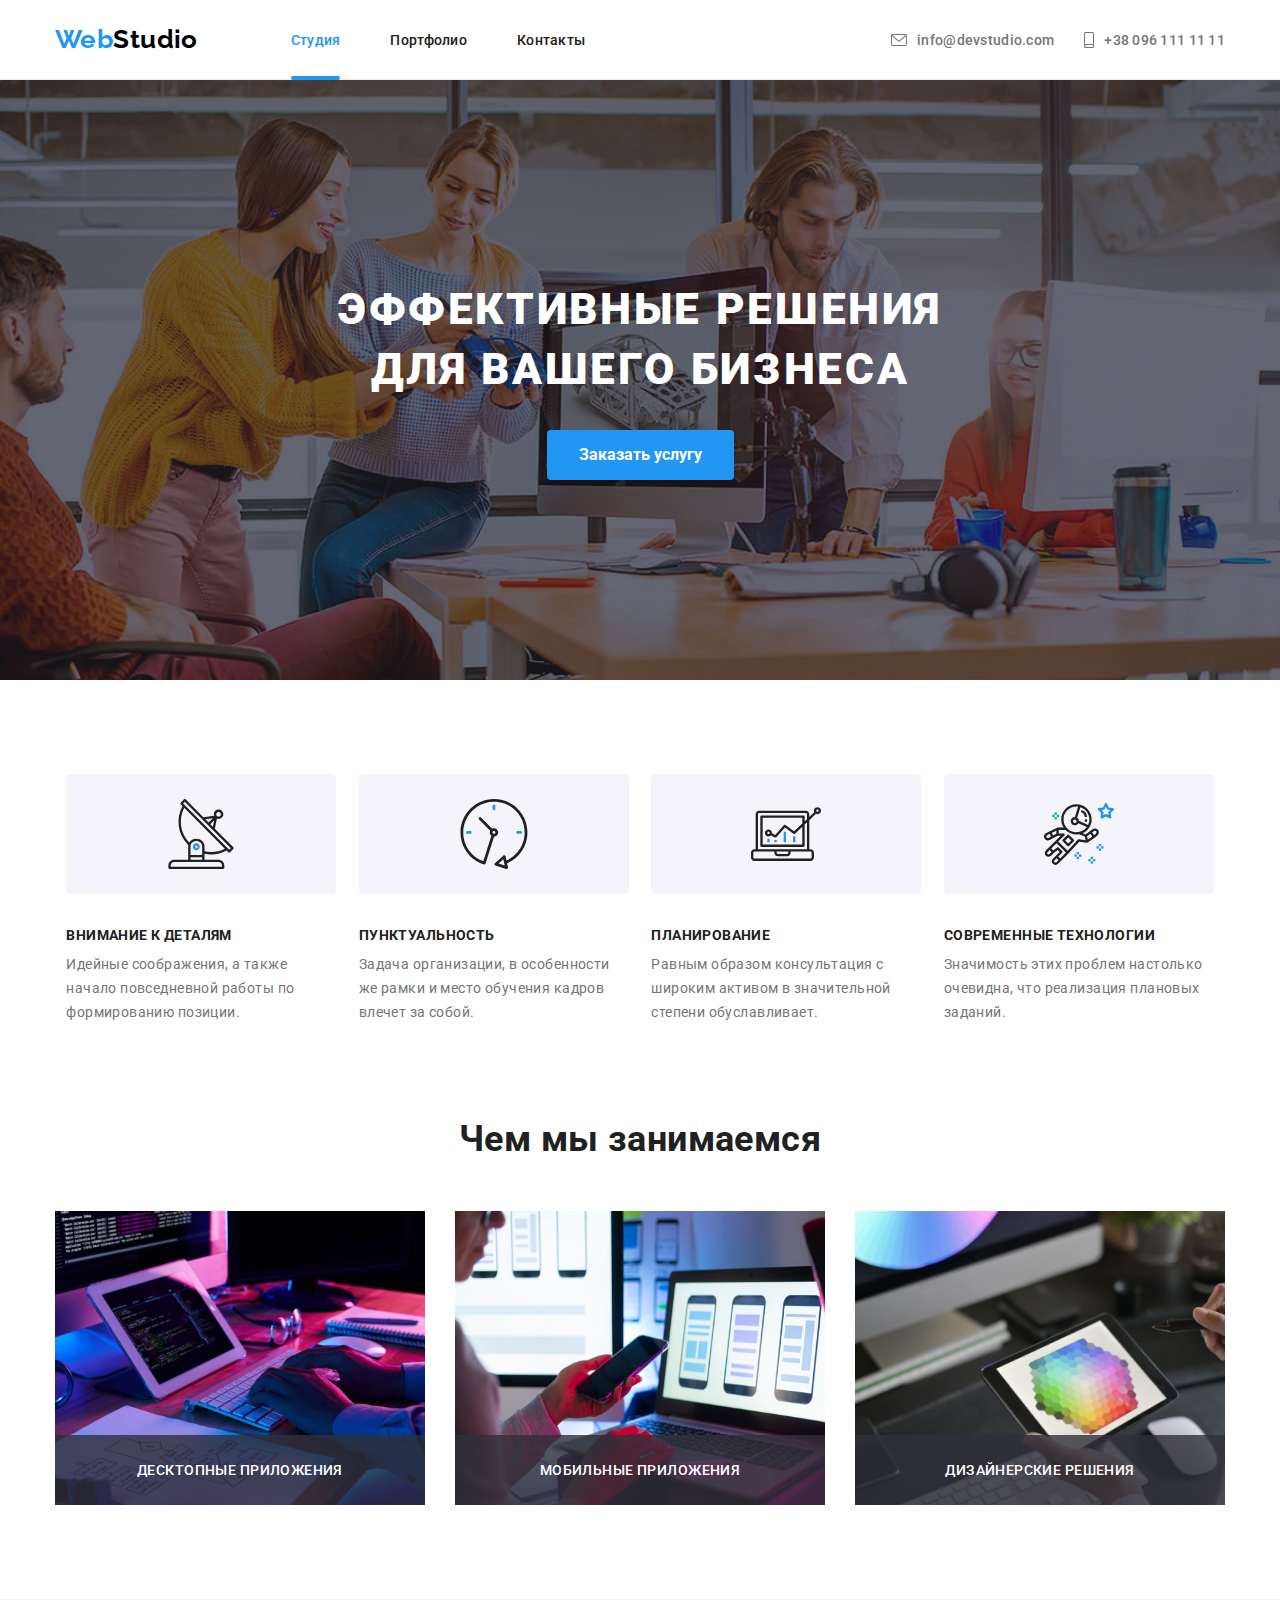
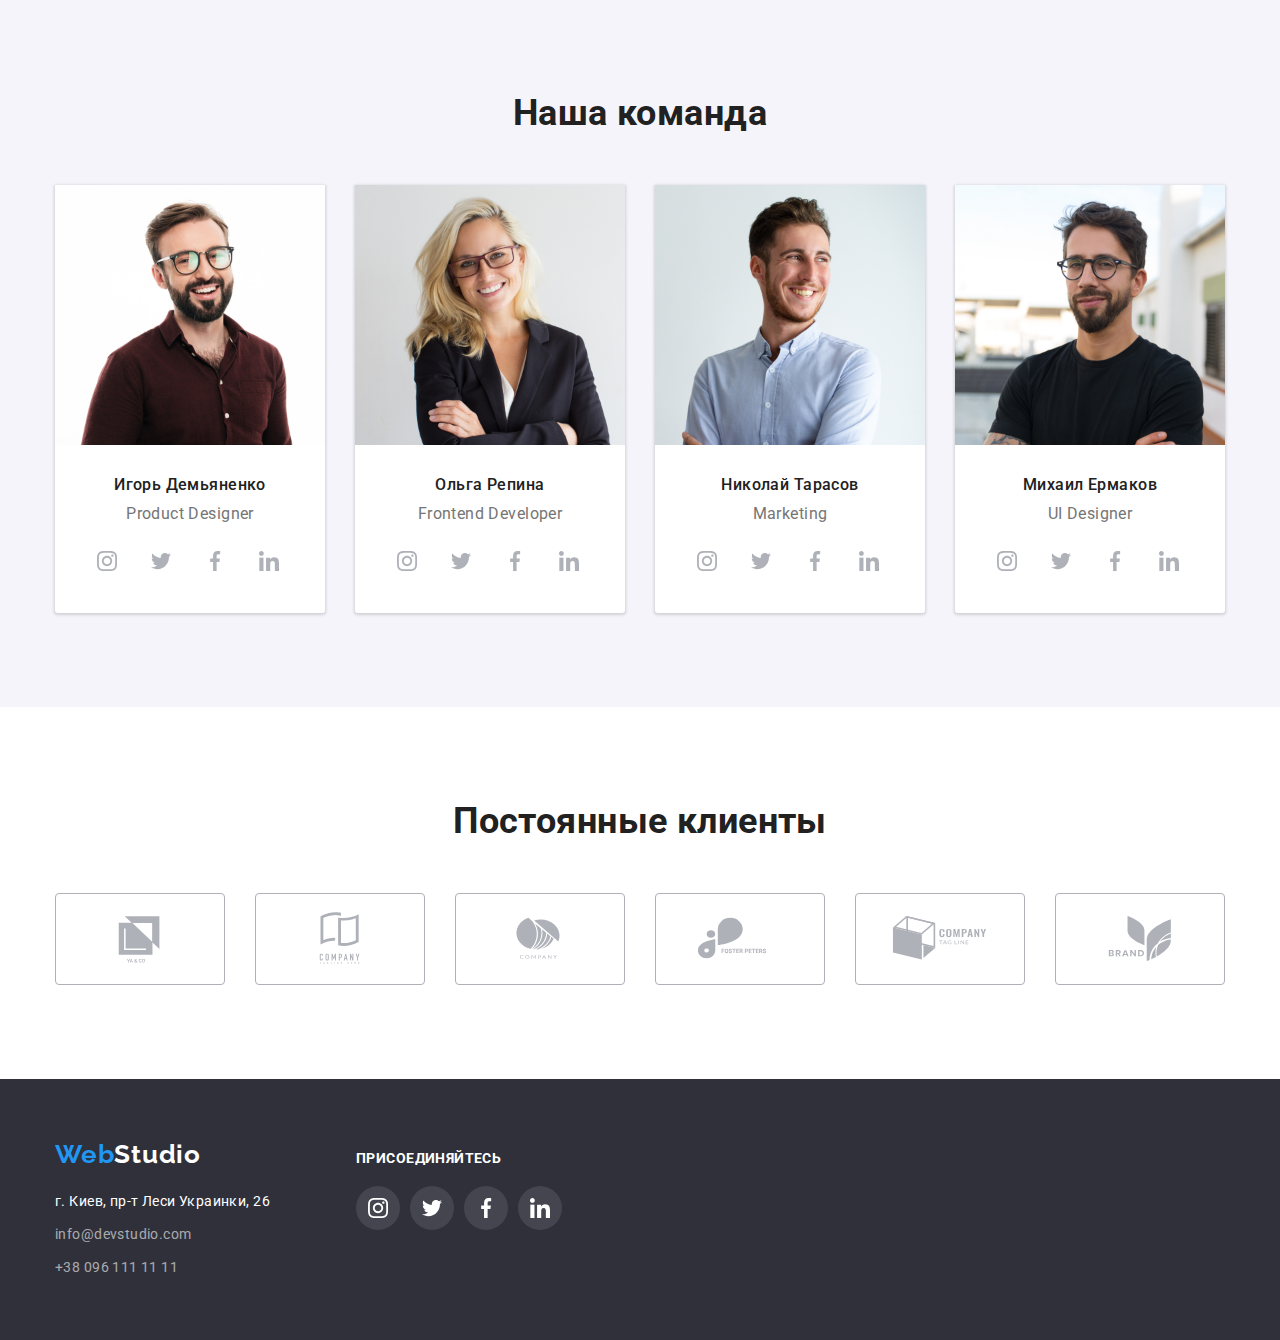
<file: index.html>
<!DOCTYPE html>
<html lang="ru">

<head>
    <meta charset="UTF-8" />
    <meta http-equiv="X-UA-Compatible" content="IE=edge" />
    <meta name="viewport" content="width=device-width, initial-scale=1.0" />
    <title>studio</title>
    <link rel="stylesheet" href="css/modern-normalize.css" />
    <link rel="preconnect" href="https://fonts.gstatic.com" />
    <link href="https://fonts.googleapis.com/css2?family=Raleway:wght@700&family=Roboto:wght@400;500;700;900&display=swap" rel="stylesheet" />

    <link rel="stylesheet" href="css/style.css" />
</head>

<body>
    <!--HEADER-->
    <header class="header-part">
        <div class="container">
            <!--logo WebStudio and Site navigation-->

            <a class="logo-link" href=""><span class="blue-logo-part">Web</span>Studio</a
            >

            <nav>
               <ul class="navigation-list">
                  <li>
                     <a href="" class="active pseudo">Студия</a>
            </li>

            <li>
                <a href="./portfolio.html">Портфолио</a>
            </li>
            <li>
                <a href="#contacts">Контакты</a>
            </li>
            </ul>
            </nav>
            <!--contacts-->

            <ul class="contacts-list">
                <li class="contacts-list-item">
                    <a href="mailto:info@devstudio.com" class="contacts-list-link"><svg class="contact-icon" width="16" height="12">
                     <use href="./images/symbol-defs.svg#icon-mail"></use></svg>info@devstudio.com</a>
                </li>
                <li class="contacts-list-item">
                    <a href="tel:+380961111111" class="contacts-list-link"><svg class="contact-icon" width="10" height="16">
                     <use href="./images/symbol-defs.svg#icon-smartphone"></use></svg>+38 096 111 11 11</a>
                </li>
            </ul>
        </div>
    </header>

    <!--MAIN-->
    <!--hero-->
    <main>
        <section class="hero-part">
            <div class="container">
                <h1 class="hero-header">
                    Эффективные решения для вашего бизнеса
                </h1>
                <button class="hero-button" type="button" data-modal-open>
                  Заказать услугу
               </button>
               <div class="backdrop is-hidden" data-modal>
                   <div class="modal">
                       <button class="modal-button" type="button" data-modal-close><svg class="close-icon" width="18" height="18">
                        <use href="./images/symbol-defs.svg#icon-close-black-18dp-2-1"></use></svg></button>

                   </div>
                </div>
            </div>
        </section>

        <section class="features-part">
            <div class="container">
                <!--feature list-->
                <h2 class="visually-hidden">Особенности</h2>
                <!--заголовок скрыть в оформлении-->
                <ul>
                    <li>
                        <svg class="contact-icon" width="270" height="120">
                        <use href="./images/symbol-defs.svg#icon-antena"></use></svg>
                        <h3>Внимание к деталям</h3>
                        <p>
                            Идейные соображения, а также начало повседневной работы по формированию позиции.
                        </p>
                    </li>
                    <li>
                        <svg class="contact-icon" width="270" height="120">
                        <use href="./images/symbol-defs.svg#icon-clock"></use></svg>
                        <h3>Пунктуальность</h3>
                        <p>
                            Задача организации, в особенности же рамки и место обучения кадров влечет за собой.
                        </p>
                    </li>
                    <li>
                        <svg class="contact-icon" width="270" height="120">
                        <use href="./images/symbol-defs.svg#icon-laptop"></use></svg>
                        <h3>Планирование</h3>
                        <p>
                            Равным образом консультация с широким активом в значительной степени обуславливает.
                        </p>
                    </li>
                    <li>
                        <svg class="contact-icon" width="270" height="120">
                        <use href="./images/symbol-defs.svg#icon-astronaut"></use></svg>
                        <h3>Современные технологии</h3>
                        <p>
                            Значимость этих проблем настолько очевидна, что реализация плановых заданий.
                        </p>
                    </li>
                </ul>
            </div>
        </section>
        <!--What we do-->
        <section class="business-part">
            <div class="container">
                <h2>Чем мы занимаемся</h2>
                <ul>  
                    <li class="business-box">
                    
                        <img src="./images/box1.jpg" width="370" height="294" alt="desk" />
                          <h3>Десктопные приложения</h3>
                   </li>
           
                    <li class="business-box">
                        <img src="./images/box2.jpeg" width="370"  height="294" alt="phone" />
                        <h3>Мобильные приложения</h3>
                    </li>
                    <li class="business-box">
                        <img src="./images/box3.jpg" width="370" height="294" alt="tablet" />
                        <h3>Дизайнерские решения</h3>
                    </li>
                </ul>
            </div>
        </section>
        <!--our team-->
        <section class="our-team">
            <div class="container">
                <h2>Наша команда</h2>
                <ul>
                    <li class="our-team-item">
                        <img src="images/photo1.jpg" width="270" height="260" alt="teammate1" />
                        <div class="card-description">
                            <h3>Игорь Демьяненко</h3>
                            <p>Product Designer</p>
                            <ul>
                                <li class="team-social-item">
                                    <a href="" class="team-social-link"><svg class="team-social-icon">
                          <use href="./images/symbol-defs.svg#icon-instagram"></use></svg></a>
                                </li>
                                <li class="team-social-item">
                                    <a href="" class="team-social-link"><svg class="team-social-icon">
                             <use href="./images/symbol-defs.svg#icon-twitter"></use></svg></a>
                                </li>
                                <li class="team-social-item">
                                    <a class="team-social-link" href=""><svg class="team-social-icon">
                             <use href="./images/symbol-defs.svg#icon-facebook-1"></use></svg></a>
                                </li>
                                <li class="team-social-item">
                                    <a href="" class="team-social-link"><svg class="team-social-icon">
                             <use href="./images/symbol-defs.svg#icon-linkedin"></use></svg></a>
                                </li>
                            </ul>
                        </div>
                    </li>
                    <li class="our-team-item">
                        <img src="images/photo2.jpg" width="270" height="260" alt="teammate2" />
                        <div class="card-description">
                            <h3>Ольга Репина</h3>
                            <p>Frontend Developer</p>
                            <ul>
                                <li class="team-social-item">
                                    <a href="" class="team-social-link"><svg class="team-social-icon">
                          <use href="./images/symbol-defs.svg#icon-instagram"></use></svg></a>
                                </li>
                                <li class="team-social-item">
                                    <a href="" class="team-social-link"><svg class="team-social-icon">
                             <use href="./images/symbol-defs.svg#icon-twitter"></use></svg></a>
                                </li>
                                <li class="team-social-item">
                                    <a href="" class="team-social-link"><svg class="team-social-icon">
                             <use href="./images/symbol-defs.svg#icon-facebook-1"></use></svg></a>
                                </li>
                                <li class="team-social-item">
                                    <a href="" class="team-social-link"><svg class="team-social-icon">
                             <use href="./images/symbol-defs.svg#icon-linkedin"></use></svg></a>
                                </li>
                            </ul>
                        </div>
                    </li>
                    <li class="our-team-item">
                        <img src="images/photo3.jpg" width="270" height="260" alt="teammate3" />
                        <div class="card-description">
                            <h3>Николай Тарасов</h3>
                            <p>Marketing</p>
                            <ul>
                                <li class="team-social-item">
                                    <a href="" class="team-social-link"><svg class="team-social-icon">
                          <use href="./images/symbol-defs.svg#icon-instagram"></use></svg></a>
                                </li>
                                <li class="team-social-item">
                                    <a href="" class="team-social-link"><svg class="team-social-icon">
                             <use href="./images/symbol-defs.svg#icon-twitter"></use></svg></a>
                                </li>
                                <li class="team-social-item">
                                    <a href="" class="team-social-link"><svg class="team-social-icon">
                             <use href="./images/symbol-defs.svg#icon-facebook-1"></use></svg></a>
                                </li>
                                <li class="team-social-item">
                                    <a href="" class="team-social-link"><svg class="team-social-icon">
                             <use href="./images/symbol-defs.svg#icon-linkedin"></use></svg></a>
                                </li>
                            </ul>
                        </div>
                    </li>
                    <li class="our-team-item">
                        <img src="images/photo4.jpg" width="270" height="260" alt="teammate4" />
                        <div class="card-description">
                            <h3>Михаил Ермаков</h3>
                            <p>UI Designer</p>
                            <ul>
                                <li class="team-social-item">
                                    <a href="" class="team-social-link"><svg class="team-social-icon">
                          <use href="./images/symbol-defs.svg#icon-instagram"></use></svg></a>
                                </li>
                                <li class="team-social-item">
                                    <a href="" class="team-social-link"><svg class="team-social-icon">
                             <use href="./images/symbol-defs.svg#icon-twitter"></use></svg></a>
                                </li>
                                <li class="team-social-item">
                                    <a href="" class="team-social-link"><svg class="team-social-icon">
                             <use href="./images/symbol-defs.svg#icon-facebook-1"></use></svg></a>
                                </li>
                                <li class="team-social-item">
                                    <a href="" class="team-social-link"><svg class="team-social-icon">
                             <use href="./images/symbol-defs.svg#icon-linkedin"></use></svg></a>
                                </li>
                            </ul>
                        </div>
                    </li>
                </ul>
            </div>
        </section>
        <section class="customers">
            <div class="container">
                <h2>Постоянные клиенты</h2>
                <ul>
                    <li>
                        <a href=""><svg class="customer-icon">
               <use href="./images/symbol-defs.svg#icon-company1"></use></svg></a>
                    </li>
                    <li>
                        <a href=""><svg class="customer-icon" >
               <use href="./images/symbol-defs.svg#icon-company2"></use></svg></a>
                    </li>
                   
                    <li>
                        <a href=""><svg class="customer-icon" >
               <use href="./images/symbol-defs.svg#icon-company3"></use></svg></a>
                    </li>
                 
                    <li>
                        <a href=""><svg class="customer-icon" >
               <use href="./images/symbol-defs.svg#icon-company4"></use></svg></a>
                    </li>
                    
                    <li>
                        <a href=""><svg class="customer-icon" >
               <use href="./images/symbol-defs.svg#icon-company5"></use></svg></a>
                    </li>
                    
                    <li>
                        <a href=""><svg class="customer-icon" >
               <use href="./images/symbol-defs.svg#icon-company6"></use></svg></a>
                    </li>
                    
                </ul>
            </div>
        </section>
    </main>
    <!--SITE FOOTER-->
    <footer class="footer-part">
        <div class="container">
            <div class="container-logo-address">
                <a class="logo-link-footer" href=""><span class="blue-logo-part">Web</span>Studio</a
            >

            <!--address section footer-->

            <address id="contacts">
               <ul>
                  <li class="footer-addres-list"><a class="white" href=""> г. Киев, пр-т Леси Украинки, 26</a></li>
                <li class="footer-addres-list">
                    <a href="mailto:info@devstudio.com">info@devstudio.com</a>
                </li>
                <li class="footer-addres-list"><a href="tel:+380961111111">+38 096 111 11 11</a></li>
                </ul>
                </address>
            </div>
            <div class="container-sociallink">
                <h2>присоединяйтесь</h2>
                <ul>
                    <li>
                        <a class="container-sociallink-link" href=""><svg class="social-link">
                  <use href="./images/symbol-defs.svg#icon-instagram"></use></svg></a>
                    </li>
                    <li>
                        <a class="container-sociallink-link" href=""><svg class="social-link">
                     <use href="./images/symbol-defs.svg#icon-twitter"></use></svg></a>
                    </li>
                    <li>
                        <a class="container-sociallink-link" href=""><svg class="social-link">
                     <use href="./images/symbol-defs.svg#icon-facebook-1"></use></svg></a>
                    </li>
                    <li>
                        <a class="container-sociallink-link" href=""><svg class="social-link">
                     <use href="./images/symbol-defs.svg#icon-linkedin"></use></svg></a>
                    </li>
                </ul>
            </div>
        </div>
    </footer>
    <script src="./js/modal.js"></script>
</body>

</html>
</file>
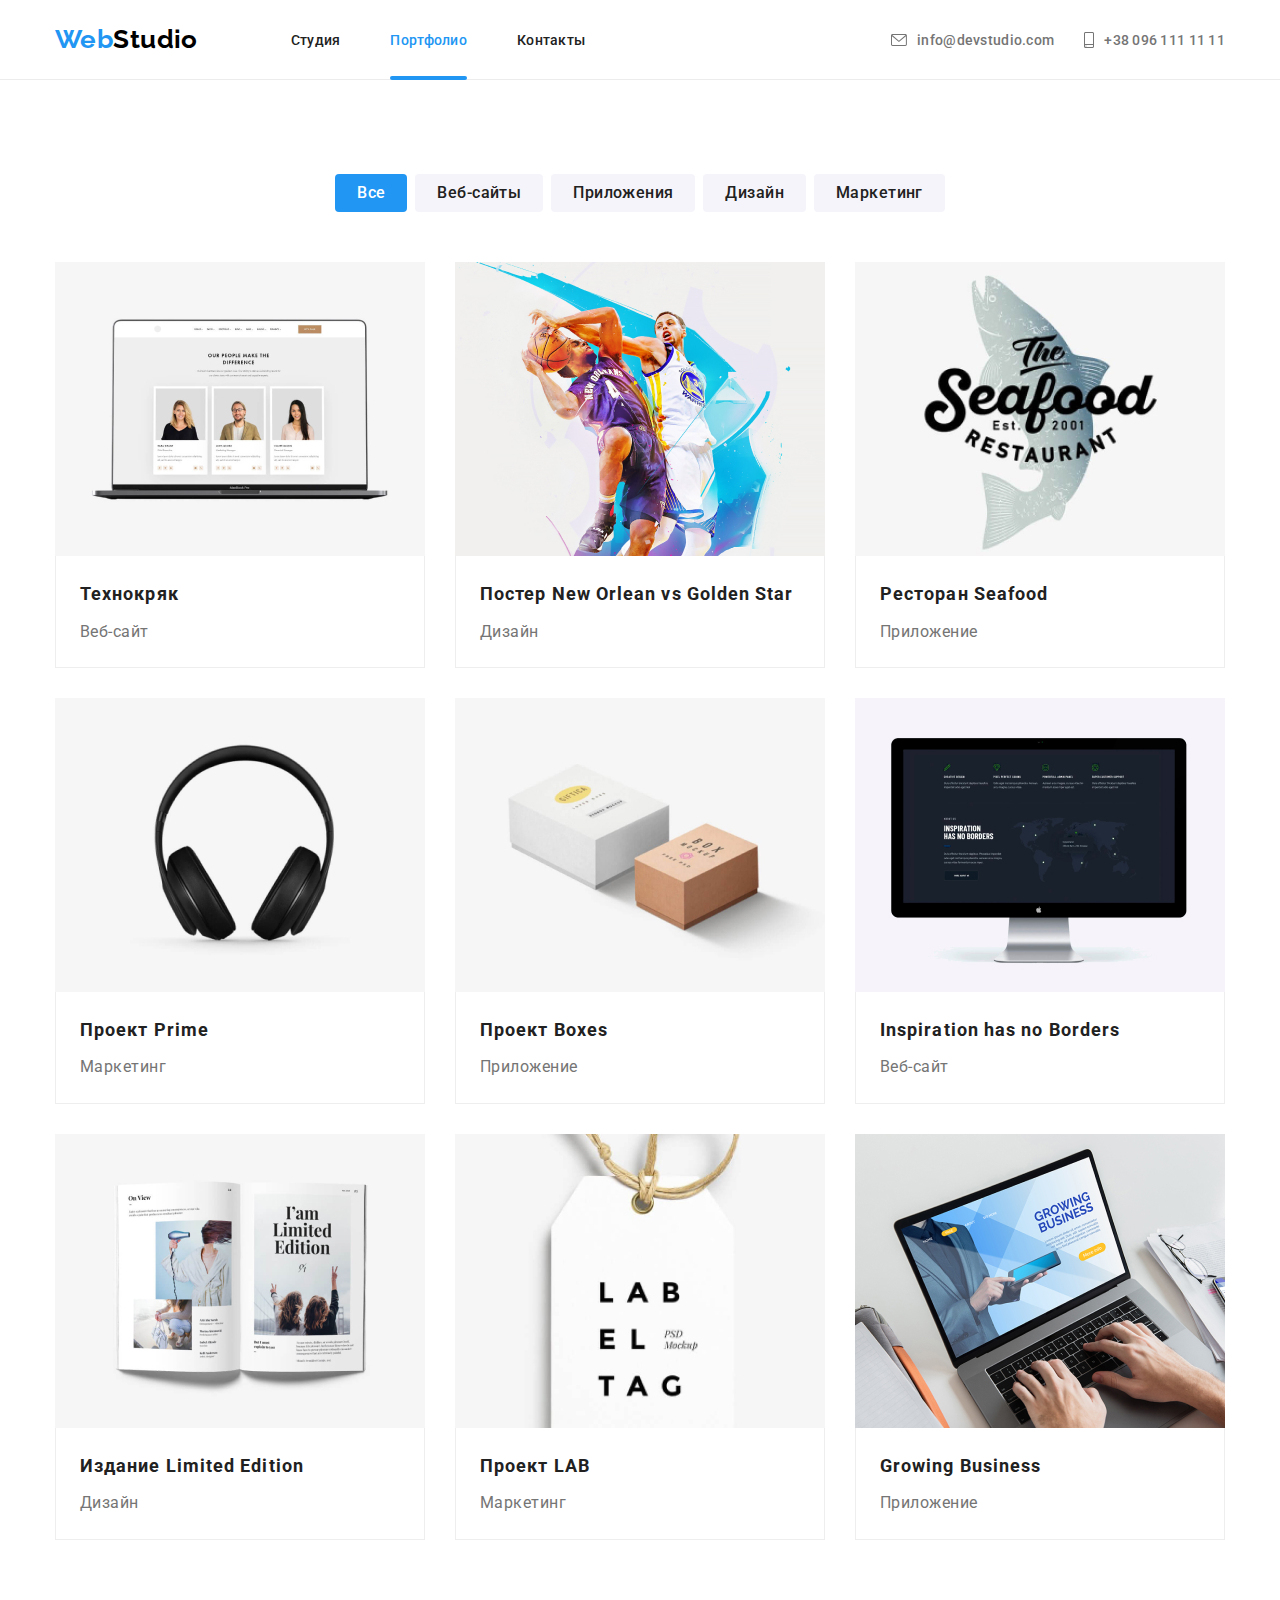
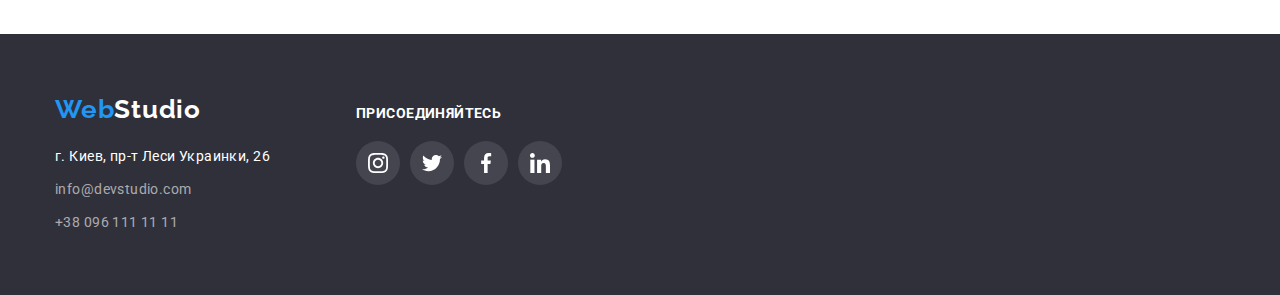
<file: portfolio.html>
<!DOCTYPE html>
<html lang="ru">
   <head>
      <meta charset="UTF-8" />
      <meta http-equiv="X-UA-Compatible" content="IE=edge" />
      <meta name="viewport" content="width=device-width, initial-scale=1.0" />
      <title>portfolio</title>
      <link rel="stylesheet" href="css/modern-normalize.css" />
      <link rel="preconnect" href="https://fonts.gstatic.com" />
      <link
         href="https://fonts.googleapis.com/css2?family=Raleway:wght@700&family=Roboto:wght@400;500;700;900&display=swap"
         rel="stylesheet"
      />

      <link rel="stylesheet" href="css/style.css" />
   </head>
   <body>
      <!--HEADER-->

      <header class="header-part">
         <div class="container">
            <!--logo WebStudio and Site navigation-->

            <a class="logo-link" href=""
               ><span class="blue-logo-part">Web</span>Studio</a
            >

            <nav>
               <ul class="navigation-list">
                  <li>
                     <a href="./index.html">Студия</a>
                  </li>

                  <li>
                     <a href="" class="active">Портфолио</a>
                  </li>
                  <li>
                     <a href="#contacts">Контакты</a>
                  </li>
               </ul>
            </nav>
            <!--contacts-->

            <ul class="contacts-list">
               <li class="contacts-list-item">
                  <a href="mailto:info@devstudio.com" class="contacts-list-link"><svg class="contact-icon" width="16" height="12">
                     <use href="./images/symbol-defs.svg#icon-mail"></use></svg>info@devstudio.com</a>
               </li>
               <li class="contacts-list-item">
                  <a href="tel:+380961111111" class="contacts-list-link"><svg class="contact-icon" width="10" height="16">
                     <use href="./images/symbol-defs.svg#icon-smartphone"></use></svg>+38 096 111 11 11</a>
               </li>
            </ul>
         </div>
      </header>
      <!--portfolio MAIN-->
      <main >
         <!--filter section-->
         <section class="portfolio-content">
            <div class="container">
               <h2 class="visually-hidden">фильтр и примеры работ</h2>
               <!--заголовок скрыть в оформлении-->
               <ul class="filter-list">
                  <li><button class="filter-button filter-link-blue" type="button">Все</button></li>
                  <li><button class="filter-button" type="button">Веб-сайты</button></li>
                  <li><button class="filter-button" type="button">Приложения</button></li>
                  <li><button class="filter-button" type="button">Дизайн</button></li>
                  <li><button class="filter-button" type="button">Маркетинг</button></li>
               </ul>

               <!--examples section-->
               <ul class="pattern-list">
                  <li>
                     <a class="pattern-link" href="">
                        <div class="pattern-thumb">
                        <img
                           src="./images/example1.jpg"
                           alt="laptop monitor"
                           width="370"
                        />
                        <div class="pattern-overlay">
                        <p class="overlay-text">Технокряк это современная площадка распространения коронавируса. Компании используют эту платформу для цифрового шпионажа и атак на защищённые сервера конкурентов.</p>
                    </div>
                   </div>
                        <div class="pattern-card-description">
                        <h3>Технокряк</h3>
                        <p>Веб-сайт</p>
                     </div>
                     </a>
                  </li>
                  <li>
                     <a class="pattern-link" href="">
                        <div class="pattern-thumb">
                        <img
                           src="./images/example2.jpg"
                           alt="bascketball poster"
                           width="370"
                        />
                      <div class="pattern-overlay">
                        <p class="overlay-text">Технокряк это современная площадка распространения коронавируса. Компании используют эту платформу для цифрового шпионажа и атак на защищённые сервера конкурентов.</p>
                </div>
                  </div>
                        <div class="pattern-card-description">
                        <h3>Постер New Orlean vs Golden Star</h3>
                        <p>Дизайн</p>
                     </div>
                        </a>
                  </li>
                  <li>
                     <a class="pattern-link" href="">
                        <div class="pattern-thumb">
                        <img
                           src="./images/example3.jpg"
                           alt="seafood restaurant"
                           width="370"
                        />
                        <div class="pattern-overlay">
                      <p class="overlay-text">Технокряк это современная площадка распространения коронавируса. Компании используют эту платформу для цифрового шпионажа и атак на защищённые сервера конкурентов.</p>
                    </div> 
                  </div>
                        <div class="pattern-card-description">
                        <h3>Ресторан Seafood</h3>
                        <p>Приложение</p>
                     </div>
                        </a>       
                 </li>
                  <li>
                     <a class="pattern-link" href="">
                        <div class="pattern-thumb">
                        <img
                           src="./images/example4.jpg"
                           alt="headphone"
                           width="370"
                        />
                        <div class="pattern-overlay">
                        <p class="overlay-text">Технокряк это современная площадка распространения коронавируса. Компании используют эту платформу для цифрового шпионажа и атак на защищённые сервера конкурентов.</p>
                        </div>
                     </div>
                        <div class="pattern-card-description">
                        <h3>Проект Prime</h3>
                        <p>Маркетинг</p>
                        </div>
                        </a>
                  </li>
                  <li>
                     <a class="pattern-link" href="">
                        <div class="pattern-thumb">
                        <img
                           src="./images/example5.jpg"
                           alt="boxes"
                           width="370"
                        />
                        <div class="pattern-overlay">
                        <p class="overlay-text">Технокряк это современная площадка распространения коронавируса. Компании используют эту платформу для цифрового шпионажа и атак на защищённые сервера конкурентов.</p>
                     </div>
                  </div>
                           <div class="pattern-card-description">
                           <h3>Проект Boxes</h3>
                        <p>Приложение</p>
                     </div>
                        </a>
                  </li>
                  <li>
                     <a class="pattern-link" href="">
                        <div class="pattern-thumb">
                        <img
                           src="./images/example6.jpg"
                           alt="desktop monitor "
                           width="370"
                        />
                        <div class="pattern-overlay">
                        <p class="overlay-text">Технокряк это современная площадка распространения коронавируса. Компании используют эту платформу для цифрового шпионажа и атак на защищённые сервера конкурентов.</p>
                     </div>
                  </div>
                        <div class="pattern-card-description">
                        <h3>Inspiration has no Borders</h3>
                        <p>Веб-сайт</p>
                     </div>
                        </a>
                  </li>
                  <li>
                     <a class="pattern-link" href="">
                        <div class="pattern-thumb">
                        <img
                           src="./images/example7.jpg"
                           alt="book"
                           width="370"
                        />
                        <div class="pattern-overlay">
                        <p class="overlay-text">Технокряк это современная площадка распространения коронавируса. Компании используют эту платформу для цифрового шпионажа и атак на защищённые сервера конкурентов.</p>
                     </div>
                  </div>
                        <div class="pattern-card-description">
                        <h3>Издание Limited Edition</h3>
                        <p>Дизайн</p>
                     </div>
                        </a>
                  </li>
                  <li>
                     <a class="pattern-link" href="">
                        <div class="pattern-thumb">
                        <img src="./images/example8.jpg" alt="tag" width="370" />
                        <div class="pattern-overlay">
                        <p class="overlay-text">Технокряк это современная площадка распространения коронавируса. Компании используют эту платформу для цифрового шпионажа и атак на защищённые сервера конкурентов.</p>
                     </div>
                  </div>
                        <div class="pattern-card-description">
                           <h3>Проект LAB</h3>
                        <p>Маркетинг</p>
                     </div>
                     </a>
                  </li>
                  <li>
                     <a class="pattern-link" href="">
                        <div class="pattern-thumb">
                        <img
                           src="./images/example9.jpg"
                           alt="hands on laptop"
                           width="370"
                        />
                        <div class="pattern-overlay">
                        <p class="overlay-text">Технокряк это современная площадка распространения коронавируса. Компании используют эту платформу для цифрового шпионажа и атак на защищённые сервера конкурентов.</p>
                     </div>
                  </div>
                        <div class="pattern-card-description">
                           <h3>Growing Business</h3>
                           <p>Приложение</p>
                     </div>
                  </a>
                  </li>
               </ul>
            </div>
         </section>
      </main>
      <!--SITE FOOTER-->
      <footer class="footer-part">
         <div class="container">
            <div class="container-logo-address">
            <a class="logo-link-footer" href=""
               ><span class="blue-logo-part">Web</span>Studio</a
            >

            <!--address section footer-->
              <address id="contacts">
               <ul>
                  <li class="footer-addres-list"><a class="white" href="">г. Киев, пр-т Леси Украинки, 26</a></li>
                  <li class="footer-addres-list">
                     <a href="mailto:info@devstudio.com">info@devstudio.com</a>
                  </li>
                  <li class="footer-addres-list"><a href="tel:+380961111111">+38 096 111 11 11</a></li>
               </ul>
            </address>
           </div>
            <div class="container-sociallink">
             <h2>присоединяйтесь</h2>
             <ul>
                <li>
                   <a class="container-sociallink-link" href="" ><svg class="social-link">
                  <use href="./images/symbol-defs.svg#icon-instagram"></use></svg></a>
               </li>
                <li>
                  <a class="container-sociallink-link" href="" ><svg class="social-link">
                     <use href="./images/symbol-defs.svg#icon-twitter"></use></svg></a>
                </li>
                <li>
                  <a class="container-sociallink-link" href="" ><svg class="social-link">
                     <use href="./images/symbol-defs.svg#icon-facebook-1"></use></svg></a>
                </li>
                <li>
                  <a class="container-sociallink-link" href="" ><svg class="social-link">
                     <use href="./images/symbol-defs.svg#icon-linkedin"></use></svg></a>
                </li>
             </ul>
         </div>
       </div>
      </footer>
   </body>
</html>
</file>
<file: css/style.css>
:root {
   --main-color: #fff;
   --main-text-color: #212121;
   --second-text-color: rgba(117, 117, 117,1);
   --special-color: #2196f3;
   --main-font: "Roboto", sans-serif;
   --bg-hero-footer: #2f303a;
   --bg-team-filter: #f5f4fa;
   --basic-card-gap:30px;
}
body {
   font-family: var(--main-font);
   font-size: 14px;
   line-height: 1.142;
   font-weight: 400;
   letter-spacing: 0.03em;
   color: var(--main-text-color);
   background: var(--main-color);
}

/* контейнеры всех секций */
.container {
   width: 1200px;
   margin: 0 auto;
   padding: 0 15px;
   display: flex;
}
.hero-part .container,
.business-part .container,
.our-team .container,
.customers .container,
.portfolio-content .container {
   flex-direction: column; 
}
  /* убирает зазор делая картинки элементом:block
    для our team и pattern list */
    img {
      display: block;
      max-width: 100%;
      }
/* шапка сайта */
.header-part {
   height: 80px;
   border-bottom: 1px solid #ececec;
}
/* логотип сайта */

/* голубая часть логотипа сайта */
.blue-logo-part {
   color: var(--special-color);
   font-family: "Raleway";

}
/* стилизация логотипа сайта */
.logo-link {
   text-decoration: none;
   color: #000;
   font-family: "Raleway";
   font-weight: 700;
   font-size: 26px;
   line-height: 1.192;
   letter-spacing: inherit;
   padding: 24px 0 25px 0;
}
/* навигация сайта */

.navigation-list {
   width: 294px;
   margin-left:93px;
}
.navigation-list li:not(:last-child){
   margin-right: 50px;
}

.contacts-list {
 margin-left:auto;

}

.contacts-list li:last-child {
   margin-left: 30px;
}

.contact-icon {
   display: inline-block;
    margin-right: 10px;
   fill: currentColor;
   
}

/* список навигации и список контактов*/
.header-part ul {
   display: flex;
}
/* стилизации ссылок навигации и контактов*/
.navigation-list a {
   position: relative;
   content: "";
   display:block;
   font-weight: 500;
   font-size:inherit;
   line-height: 1.142;
   letter-spacing: 0.02em;
   color: var(--main-text-color);
   text-decoration: none;
   padding: 32px 0 32px 0;
   transition-property: color;
   transition-duration: 250ms;
   transition-timing-function: cubic-bezier(0.4, 0, 0.2, 1);
}
.contacts-list-link {
   display: flex;
   align-items: center;
   text-decoration: none;
   font-weight: 500;
   font-size: inherit;
   line-height: 1.142;
   letter-spacing: 0.02em;
   color: var(--second-text-color);
   padding:32px 0 32px 0;
   transition-property: color;
   transition-duration: 250ms;
   transition-timing-function: cubic-bezier(0.4, 0, 0.2, 1);
}
.active::after {
  position: absolute;
   content: "";
   top: 76px;
   left:0;
   width: 100%;
   height: 4px;
   border-radius: 2px;
  background:var(--special-color);
  
 
}

.navigation-list a:hover,
.contacts-list-link:hover,
.navigation-list a:focus,
.contacts-list-link:focus,
a.active {
 color: var(--special-color);
}

/* оформление страницы studio */
/* Hero сайта */
.hero-part {
   height: 600px;
   max-width: 1600px;
   margin: 0 auto;
   background: var(--bg-hero-footer);
   background-image:linear-gradient( to right,rgba(47, 48, 58, 0.4),
   rgba(47, 48, 58, 0.4)),
   url(../images/Img.jpg);
   background-repeat: no-repeat;
   background-size: cover;
   background-position:center ;
   padding:200px 0 200px 0;
}

.hero-header {
   width: 696px;
   color:var(--main-color);
   font-size: 44px;
  font-weight: 900;
   line-height: 1.36;
   text-align: center;
   text-transform: uppercase;
   letter-spacing: 0.06em;
   margin-left: auto;
   margin-right: auto;
   margin-bottom:var(--basic-card-gap);
}

.hero-button {
   display:block;
   margin: 0 auto;
   font-family: inherit;
   color:var(--main-color);
   font-weight: 700;
   font-size: 16px;
   line-height: 1.875;
   letter-spacing: 0.06;
   background:var(--special-color);
   box-shadow: 0px 4px 4px rgba(0, 0, 0, 0.15);
   border-radius: 4px;
   border: 0;
   padding:10px 32px;
}
.hero-button:hover {
   cursor: pointer;
}
/* модальное окно*/
.backdrop.is-hidden {
   visibility: hidden;
   pointer-events: none;
   opacity: 0;
   transition: visibility 250ms cubic-bezier(0.4, 0, 0.2, 1),
   opacity 250ms cubic-bezier(0.4, 0, 0.2, 1);
}
.backdrop {
  position:fixed;
  top: 0;
  left: 0;
   width:100%;
   height:100%;
   background:#00000033;
   visibility: visible;
   z-index: 2;
   opacity: 1;
   transition: opacity 250ms cubic-bezier(0.4, 0, 0.2, 1);
  
}
.backdrop.is-hidden .modal {
  transform: translate(50%,50%) scale(0,3); 

}
.modal {
   position:absolute;
   top:50%;
   left:50%;
   min-width: 528px;
   min-height: 581px;
   background: var(--main-color);
   box-shadow: 0px 1px 3px rgba(0, 0, 0, 0.12), 0px 1px 1px rgba(0, 0, 0, 0.14), 0px 2px 1px rgba(0, 0, 0, 0.2);
   border-radius: 4px;
   transform: translate(-50%,-50%) scale(1);
   transition: transform 250ms cubic-bezier(0.4, 0, 0.2, 1);
  
  
}
.modal-button{
   display: block;
   position: fixed;
   top :8px;
   right: 8px;
   width: 30px;
   height: 30px;
   border-radius: 50%;
   border: 1px solid  #0000001a;
   padding: 5px;
  
}
.modal-button:hover{
   cursor: pointer;
}
.close-icon{
fill:#000;
}
/* Секция "особености работы" */
.features-part {
   padding: 94px 0 94px 0;
}
/*  скрытый заголовок */
.visually-hidden {
   position:fixed;
   width: 1px;
   height: 1px;
   margin: -1;
   clip: rect(0 0 0 0);
}
.features-part ul {
   width: 100%;
   display: inherit;
   justify-content: space-around;

}
.features-part li {
   width: 270px;  
}


.features-part h3 {
   text-transform: uppercase;
   font-size: inherit;
   font-weight: 700;
   line-height: inherit;
   margin-top: var(--basic-card-gap);
}
.features-part p {
   margin-top: 10px;
   line-height: 1.714;
   letter-spacing: 0.03em;
   color: var(--second-text-color);
}
/* секция Чем мы занимаемся */
.business-part {
   padding: 0px 0 94px 0;
}

.business-part h2 {
   font-weight: bold;
   font-size: 36px;
   line-height: 1.166;
   text-align: center;
}
.business-part ul {
   display: flex;
   margin-top:50px;
}
.business-part li:not(:last-child) {
   margin-right: var(--basic-card-gap);
}
.business-box{
   position: relative;
   z-index: 1;
}
.business-box h3{
   position: absolute;
   bottom: 0;
   left:0; 
   display: flex;
   justify-content: center;
   align-items: center;
   width: 370px;
   height: 70px; 
   font-weight: 500;
   font-size: 14px;
   line-height: inherit;
   letter-spacing: 0.03em;
   text-transform: uppercase;
   color: var(--main-color);
   background: rgba(47, 48, 58, 0.8);
}
/* секция Наша команда */
.our-team {
   background-color:var(--bg-team-filter);
   padding: 94px 0 94px 0;
}

.our-team h2 {
   font-weight: bold;
   font-size: 36px;
   line-height: 1.166;
   text-align: center;
   letter-spacing: inherit;
}
.our-team ul {
   display: flex;
   margin-top:50px;
}
.our-team-item {
   background-color: var(--main-color);
   border-radius: 0px 0px 3px 3px;
   box-shadow: 0 1px 3px 1px rgba(0, 0, 0, 0.15);
   margin-right: var(--basic-card-gap);
}
.our-team-item:last-child{
   margin-right: 0;
}
.card-description {
   padding:30px;
}
.our-team h3 {
   font-weight: 500;
   font-size: 16px;
   text-align: center;
   line-height: 1.187;
   letter-spacing: inherit;
}
.our-team p {
   font-size:16px;
   letter-spacing: inherit;
   text-align: center;
   line-height: 1.187;
   margin-top: 10px;
   color: var(--second-text-color);
}
.card-description ul {
margin-top: 16px;
}
.team-social-item:not(:last-child) {
   margin-right: 10px;
}
.team-social-link {
   display:flex;
   justify-content: center;
   align-items: center;
   border-radius: 50%;
  color:rgba(175, 177, 184, 1);
   width: 44px;
   height: 44px; 
   transition-property: background-color,color;
   transition-duration: 250ms;
   transition-timing-function: cubic-bezier(0.4, 0, 0.2, 1);

}
.team-social-link:hover,
.team-social-link:focus{
 background-color: var(--special-color); 
 color: var(--main-color);
}
.team-social-icon {
   height: 20px;
   width: 20px;
   fill:currentColor;
}

/* секция клиенты */
.customers {
   padding: 94px 0 94px 0;
}
.customers h2 {
   font-weight: bold;
   font-size: 36px;
   line-height: 1.166;
   text-align: center;
   letter-spacing: inherit;
}
.customers ul {
   display: flex;
   margin-top: 50px;
}
.customers li:not(:last-child){
   margin-right:var(--basic-card-gap);
} 
.customers a{
   display: flex;
   justify-content: center;
   align-items: center;
   width: 170px;
   height: 92px;
   border-radius: 4px;
   color:rgba(175, 177, 184, 1);
   border: 1px solid rgba(175, 177, 184, 1);
   transition-property:border,color;
   transition-duration: 250ms;
   transition-timing-function: cubic-bezier(0.4, 0, 0.2, 1);
    
}
.customer-icon {
   width: 106px;
   height: 60px; 
   fill: currentColor; 
    
}
.customers a:hover,
.customers a:focus{
   border: 1px solid var(--special-color);
  color:var(--special-color) ;
}

/* секция подвал сайта */
.footer-part {
   background-color:var(--bg-hero-footer);
   padding: 60px 0;
}
.footer-part .container{
   align-items:baseline;
}
.container-logo-address{
   width: 231px;
}
.logo-link-footer {
  
   text-decoration: none;
   color:var(--main-color);
   font-family: "Raleway";
   font-weight: 700;
   font-size: 26px;
   line-height: 1.192;
   letter-spacing: 0.03em;
}
.footer-part ul {
   margin-top: 20px;
}
.footer-addres-list:not(:last-child){
margin-bottom: 9px;
}

.footer-part ul a {
   color: #ffffff99;
   font-style: normal;
   line-height: 1.714;
   letter-spacing:inherit;
   text-decoration:none;
   transition-property: color;
   transition-duration: 250ms;
   transition-timing-function: cubic-bezier(0.4, 0, 0.2, 1);
   
}
.footer-addres-list .white{
   color: var(--main-color);
}
.footer-part ul a:focus,
.footer-part ul a:hover {
   color: var(--special-color);
}
.container-sociallink {
   margin-left: 70px;
  
  
  
}
.container-sociallink h2{
   font-weight: bold;
   font-size: 14px;
   line-height: inherit;
   letter-spacing: inherit;
   text-transform: uppercase;
   color: var(--main-color);
}
.container-sociallink ul{
   display: flex;
   margin-top: 20px;
}

.container-sociallink li:not(:last-child){
   margin-right: 10px;
}

.container-sociallink .container-sociallink-link{
   display:flex;
   justify-content: center;
   align-items: center;
   border-radius: 50%;
   background-color: #ffffff1a;
   width: 44px;
   height: 44px; 
   transition-property: background-color;
   transition-duration: 250ms;
   transition-timing-function: cubic-bezier(0.4, 0, 0.2, 1);
   
}
.container-sociallink .container-sociallink-link:hover,
.container-sociallink .container-sociallink-link:focus{
   background-color: var(--special-color);
}
.social-link{
   height: 20px;
   width: 20px;
   fill:var(--main-color);
 
}

/* оформление страницы portfolio */
/* оформление header и footer обоих страниц одинаково  */
.portfolio-content {
 padding: 94px 0;
}

.filter-list {
  justify-content: center;
   margin-bottom: 50px;
   display:flex;
}
.filter-list li:not(:last-child) {
    margin-right:8px;
}

.filter-list .filter-link-blue {
   background-color: var(--special-color);
   color: var(--main-color);
  
}
 .filter-button {
   padding: 6px 22px;
   background-color: var(--bg-team-filter);
   font-size: 16px;
   font-weight: 500;
   letter-spacing: inherit;
   line-height: 1.625;
   border: 0;
   border-radius: 4px;
   color:var(--main-text-color);
   transition-property: box-shadow ,color,background-color;
   transition-duration: 250ms;
   transition-timing-function: cubic-bezier(0.4, 0, 0.2, 1);
}


.filter-list button:hover,
.filter-list button:focus {
   background-color: var(--special-color);
   color:var(--main-color);
   box-shadow: 1px 3px 1px 0px #0000004d;
   cursor: pointer;
}
/* примеры страницы Portfolio */
.pattern-list {
    margin-top:calc(-1* var(--basic-card-gap));
    margin-left:calc(-1* var(--basic-card-gap));
   display:flex;
   flex-basis: calc(100%/3 -30px);
   flex-wrap: wrap;
  }
  .pattern-list a {
     display:block;
     text-decoration: none;
     transition-property: box-shadow;
     transition-duration: 250ms;
     transition-timing-function: cubic-bezier(0.4, 0, 0.2, 1);
  }
.pattern-list a:hover,
.pattern-list a:focus {
   box-shadow: 0px 1px 1px #0000001f,
    0px 4px 4px #0000000f, 1px 4px 6px #00000029;
}
.pattern-list li{
   background-color: var(--main-color);
   margin-left: var(--basic-card-gap);
   margin-top: var(--basic-card-gap);
}
.pattern-thumb{
  position: relative;
  overflow: hidden;
 
}

.pattern-link:hover .pattern-overlay ,
.pattern-link:focus .pattern-overlay{
   opacity:1;
   transform:translate(-50%,-50%);

} 
 .pattern-overlay {
   position: absolute;
   top:50%;
   left:50%;
   transform: translate(-50%,50%);
   width: 100%;
   height: 100%;
   background: rgba(33, 150, 243, 0.9);
   opacity: 0;
   transition-property: opacity,transform;
   transition-duration: 250ms;
   transition-timing-function: cubic-bezier(0.4, 0, 0.2, 1);
 
  
}
.pattern-overlay .overlay-text {
   position: absolute;
   top:50%;
   left: 50%;
   transform: translate(-50%, -50%);
   width: 322px;
   height: 168px;
   margin: 0;
   font-size: 18px;
   line-height: 1.555;
   letter-spacing: 0.03em;
   color:var(--main-color);
}

.pattern-card-description {
 padding:20.43px  24px; 
 border-left: 1px solid #eee;
 border-right: 1px solid #eee;
 border-bottom: 1px solid #eee;
} 

.pattern-list h3 {
   font-weight: bold;
   font-size: 18px;
   line-height: 2;
   letter-spacing: 0.06em;
   color: var(--main-text-color);
}
.pattern-list p {
  margin-top: 4.09px;
   font-size: 16px;
   line-height: 1.875;
   letter-spacing: 0.03em;
   color: var(--second-text-color);
}
</file>
